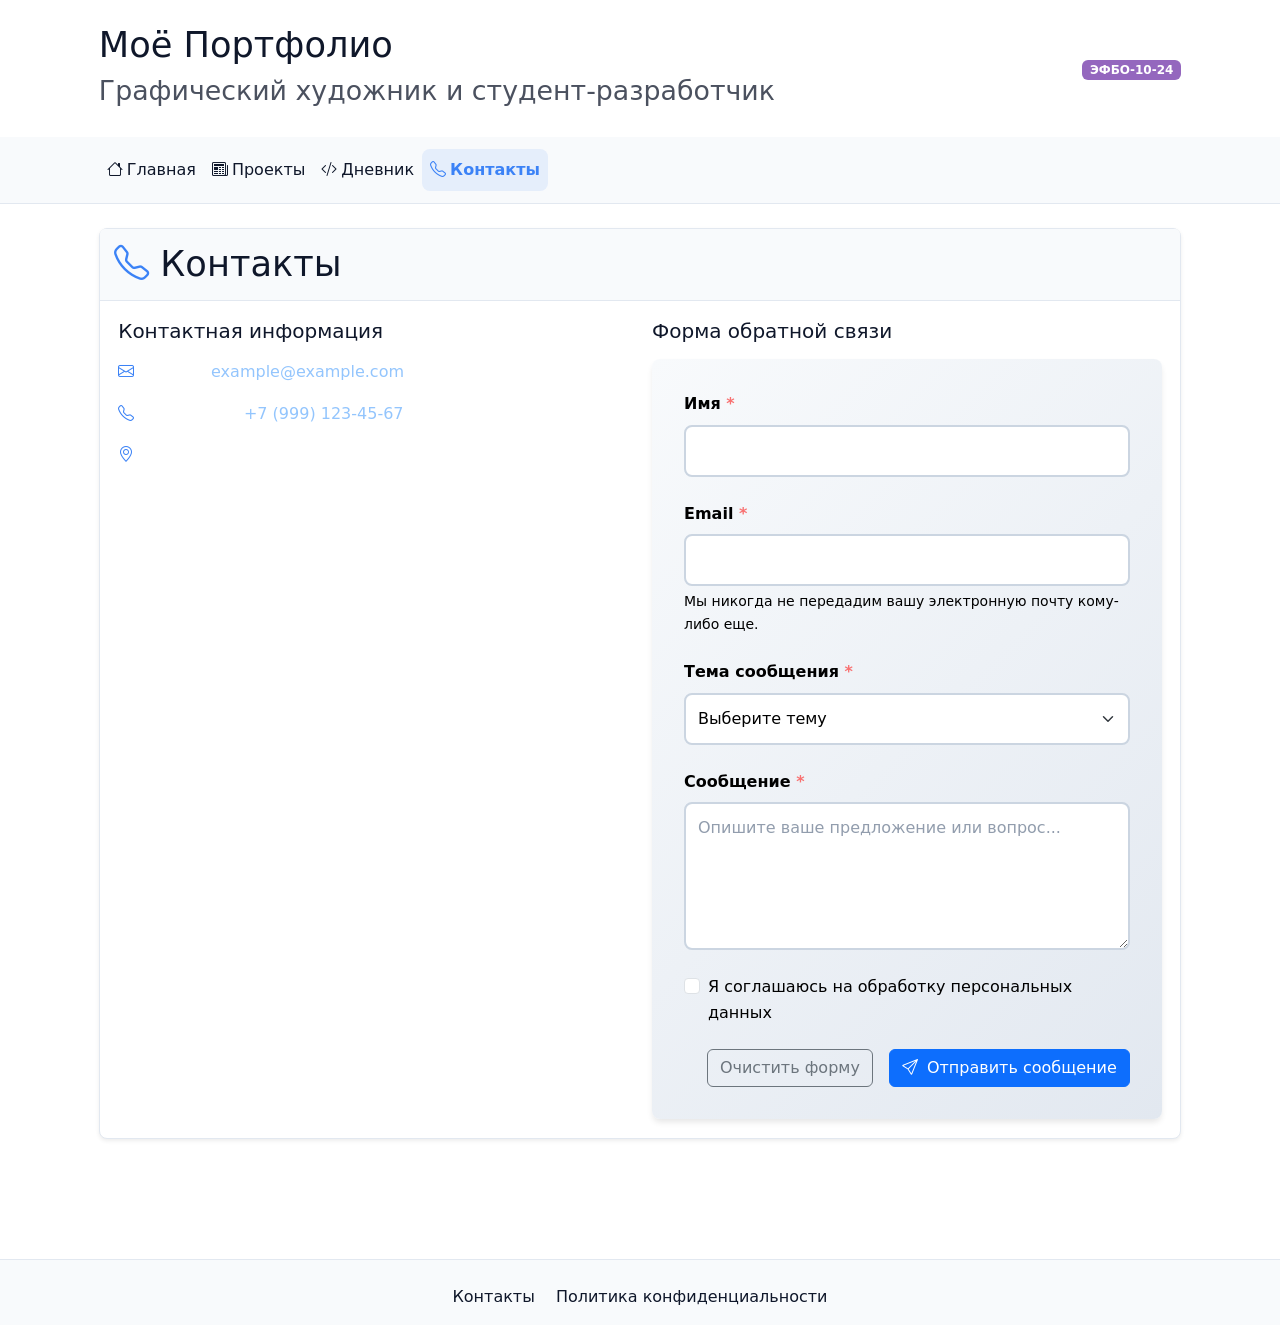
<file: contacts.html>
<!DOCTYPE html>
<html lang="ru">
<head>
    <meta charset="UTF-8">
    <meta name="viewport" content="width=device-width, initial-scale=1, viewport-fit=cover">
    <title>Контакты - Портфолио</title>
    <link href="https://cdn.jsdelivr.net/npm/bootstrap@5.3.2/dist/css/bootstrap.min.css" rel="stylesheet">
    <link rel="stylesheet" href="https://cdn.jsdelivr.net/npm/bootstrap-icons@1.11.1/font/bootstrap-icons.css">
    <link rel="icon" href="assets/favicon.ico" type="image/x-icon">
    <meta property="og:type" content="website">
    <meta property="og:title" content="Контакты - Портфолио">
    <meta property="og:description" content="Свяжитесь со мной для сотрудничества">
    <meta property="og:image" content="https://.../link-to-image.jpg">
    <link rel="stylesheet" href="styles.css">
    <style>
        .contact-form {
            background: linear-gradient(135deg, #f8fafc 0%, #e2e8f0 100%);
            border-radius: var(--radius);
            padding: 2rem;
            box-shadow: var(--shadow);
            color: #000000 !important;
        }
        
        .contact-form .form-label,
        .contact-form .form-text,
        .contact-form .form-check-label,
        .contact-form h3,
        .contact-form h4 {
            color: #000000 !important;
        }
        
        .contact-form .form-control,
        .contact-form .form-select {
            background-color: #ffffff !important;
            color: #000000 !important;
            border-color: #cbd5e1 !important;
        }
        
        .contact-form .form-control:focus,
        .contact-form .form-select:focus {
            background-color: #ffffff !important;
            color: #000000 !important;
            border-color: #3b82f6 !important;
            box-shadow: 0 0 0 0.2rem rgba(59, 130, 246, 0.25) !important;
        }
        
        .contact-form .form-control::placeholder {
            color: #64748b !important;
        }
        
        .required::after {
            content: " *";
            color: #dc3545;
        }
        
        .error-message {
            color: #dc3545 !important;
            font-size: 0.875rem;
            margin-top: 0.25rem;
            display: none;
        }
        
        .form-field {
            margin-bottom: 1.5rem;
        }
        
        .success-message {
            background: #d1e7dd;
            color: #0f5132 !important;
            padding: 1rem;
            border-radius: var(--radius);
            margin-top: 1rem;
            display: none;
        }
        
        .contact-info {
            color: #ffffff;
        }
        
        .contact-info a {
            color: #93c5fd !important;
        }
        
        .contact-info a:hover {
            color: #3b82f6 !important;
        }
        
        .card {
            background: var(--card-bg);
            color: var(--text-color);
        }
        
        .card-header {
            background: var(--header-bg) !important;
            color: var(--text-color) !important;
        }

        .visually-hidden {
            position: absolute !important;
            width: 1px !important;
            height: 1px !important;
            padding: 0 !important;
            margin: -1px !important;
            overflow: hidden !important;
            clip: rect(0, 0, 0, 0) !important;
            white-space: nowrap !important;
            border: 0 !important;
        }

        .nav-link {
            color: var(--text-color) !important;
        }

        .nav-link.active {
            color: #3b82f6 !important;
            font-weight: bold;
        }

        .btn:focus,
        .form-control:focus,
        .form-select:focus,
        .form-check-input:focus {
            outline: 3px solid #3b82f6 !important;
            outline-offset: 2px !important;
        }
    </style>
</head>
<body class="page">

    <a class="skip-link" href="#main">Перейти к основному содержимому</a>

    <div class="container-fluid p-0">
        <header class="header py-4" role="banner">  
            <div class="container"> 
                <div class="row align-items-center"> 
                    <div class="col"> 
                        <h1 class="h3 mb-1 section-title">Моё Портфолио</h1> 
                        <p class="mb-0 opacity-75 hero__greeting">Графический художник и студент-разработчик</p>
                    </div> 
                    <div class="col-auto"> 
                        <span class="badge indigo-light">ЭФБО-10-24</span> 
                    </div> 
                </div> 
            </div> 
        </header> 
    </div>
    
    <nav class="navbar navbar-expand-lg" aria-label="Основная навигация">
        <div class="container">
            <button class="navbar-toggler" type="button" data-bs-toggle="collapse" data-bs-target="#navbarNav"
                    aria-controls="navbarNav" aria-expanded="false" aria-label="Переключить навигацию">
                <span class="navbar-toggler-icon"></span>
            </button>
            <div class="collapse navbar-collapse" id="navbarNav">
                <ul class="navbar-nav" role="menubar">
                    <li class="nav-item" role="none">
                        <a class="nav-link" href="index.html" role="menuitem">
                            <i class="bi bi-house me-1" aria-hidden="true"></i>Главная
                        </a>
                    </li>
                    <li class="nav-item" role="none">
                        <a class="nav-link" href="projects.html" role="menuitem">
                            <i class="bi bi-newspaper me-1" aria-hidden="true"></i>Проекты
                        </a>
                    </li>
                    <li class="nav-item" role="none">
                        <a class="nav-link" href="diary.html" role="menuitem">
                            <i class="bi bi-code-slash me-1" aria-hidden="true"></i>Дневник
                        </a>
                    </li>
                    <li class="nav-item" role="none">
                        <a class="nav-link active" href="contacts.html" role="menuitem" aria-current="page">
                            <i class="bi bi-telephone me-1" aria-hidden="true"></i>Контакты
                        </a>
                    </li>
                </ul>
            </div>
        </div>
    </nav>

    <main id="main" class="container my-4" role="main">
        <section class="mb-5" aria-labelledby="contacts-heading">
            <div class="card shadow-sm">
                <div class="card-header">
                    <h2 id="contacts-heading" class="card-title h5 mb-0 section-title">
                        <i class="bi bi-telephone text-primary" aria-hidden="true"></i> 
                        Контакты
                    </h2>
                </div>
                <div class="card-body">
                    <div class="row">
                        <div class="col-md-6 mb-4">
                            <h3 class="h5 mb-3">Контактная информация</h3>
                            <div class="contact-info">
                                <div class="d-flex align-items-center mb-3">
                                    <i class="bi bi-envelope text-primary me-3" aria-hidden="true"></i>
                                    <div>
                                        <strong>Email:</strong>
                                        <a href="mailto:example@example.com" class="text-decoration-none">example@example.com</a>
                                    </div>
                                </div>
                                <div class="d-flex align-items-center mb-3">
                                    <i class="bi bi-telephone text-primary me-3" aria-hidden="true"></i>
                                    <div>
                                        <strong>Телефон:</strong>
                                        <a href="tel:+79991234567" class="text-decoration-none">+7 (999) 123-45-67</a>
                                    </div>
                                </div>
                                <div class="d-flex align-items-center mb-3">
                                    <i class="bi bi-geo-alt text-primary me-3" aria-hidden="true"></i>
                                    <div>
                                        <strong>Адрес:</strong>
                                        <span>г. Москва, ул. Примерная, д. 123</span>
                                    </div>
                                </div>
                            </div>
                        </div>
                        
                        <div class="col-md-6">
                            <h3 class="h5 mb-3" id="form-heading">Форма обратной связи</h3>
                            <form class="contact-form" id="contactForm" novalidate aria-labelledby="form-heading">
                                
                                <fieldset>
                                    <legend class="visually-hidden">Персональная информация</legend>
                                    
                                    <div class="form-field">
                                        <label for="name" class="form-label required">Имя</label>
                                        <input type="text" 
                                               class="form-control" 
                                               id="name" 
                                               name="name"
                                               required
                                               aria-required="true"
                                               aria-describedby="name-error">
                                        <div id="name-error" class="error-message" role="alert">
                                            Пожалуйста, введите ваше имя
                                        </div>
                                    </div>
                                    
                                    <div class="form-field">
                                        <label for="email" class="form-label required">Email</label>
                                        <input type="email" 
                                               class="form-control" 
                                               id="email" 
                                               name="email"
                                               required
                                               aria-required="true"
                                               aria-describedby="email-error email-hint">
                                        <div id="email-hint" class="form-text">
                                            Мы никогда не передадим вашу электронную почту кому-либо еще.
                                        </div>
                                        <div id="email-error" class="error-message" role="alert">
                                            Пожалуйста, введите корректный email адрес
                                        </div>
                                    </div>
                                </fieldset>
                                
                                <fieldset>
                                    <legend class="visually-hidden">Тема и сообщение</legend>
                                    
                                    <div class="form-field">
                                        <label for="subject" class="form-label required">Тема сообщения</label>
                                        <select class="form-select" 
                                                id="subject" 
                                                name="subject"
                                                required
                                                aria-required="true"
                                                aria-describedby="subject-error">
                                            <option value="">Выберите тему</option>
                                            <option value="collaboration">Сотрудничество</option>
                                            <option value="project">Обсуждение проекта</option>
                                            <option value="question">Вопрос</option>
                                            <option value="other">Другое</option>
                                        </select>
                                        <div id="subject-error" class="error-message" role="alert">
                                            Пожалуйста, выберите тему сообщения
                                        </div>
                                    </div>
                                    
                                    <div class="form-field">
                                        <label for="message" class="form-label required">Сообщение</label>
                                        <textarea class="form-control" 
                                                  id="message" 
                                                  name="message" 
                                                  rows="5"
                                                  required
                                                  aria-required="true"
                                                  aria-describedby="message-error"
                                                  placeholder="Опишите ваше предложение или вопрос..."></textarea>
                                        <div id="message-error" class="error-message" role="alert">
                                            Пожалуйста, введите ваше сообщение
                                        </div>
                                    </div>
                                </fieldset>
                                
                                <div class="form-field">
                                    <div class="form-check">
                                        <input class="form-check-input" 
                                               type="checkbox" 
                                               id="consent"
                                               required
                                               aria-required="true"
                                               aria-describedby="consent-error">
                                        <label class="form-check-label" for="consent">
                                            Я соглашаюсь на обработку персональных данных
                                        </label>
                                        <div id="consent-error" class="error-message" role="alert">
                                            Необходимо ваше согласие
                                        </div>
                                    </div>
                                </div>
                                
                                <div class="d-grid gap-2 d-md-flex justify-content-md-end">
                                    <button type="reset" class="btn btn-outline-secondary me-md-2">
                                        Очистить форму
                                    </button>
                                    <button type="submit" class="btn btn-primary">
                                        <i class="bi bi-send me-1" aria-hidden="true"></i>
                                        Отправить сообщение
                                    </button>
                                </div>
                                
                                <div id="success-message" class="success-message" role="alert" aria-live="polite" aria-atomic="true">
                                    <i class="bi bi-check-circle me-2" aria-hidden="true"></i>
                                    Ваше сообщение успешно отправлено! Я свяжусь с вами в ближайшее время.
                                </div>
                            </form>
                        </div>
                    </div>
                </div>
            </div>
        </section>
    </main>

    <footer class="footer py-4 mt-5" role="contentinfo">
        <div class="container">
            <div class="row align-items-center">
                <div class="text-md-center">
                    <a href="contacts.html" class="text-decoration-none me-3">Контакты</a>
                    <a href="#" class="text-decoration-none">Политика конфиденциальности</a>
                </div>
            </div>
        </div>
    </footer>

    <script src="https://cdn.jsdelivr.net/npm/bootstrap@5.3.2/dist/js/bootstrap.bundle.min.js"></script>
    <script>
        document.addEventListener('DOMContentLoaded', function() {
            const form = document.getElementById('contactForm');
            const successMessage = document.getElementById('success-message');
            
            // Валидация формы
            form.addEventListener('submit', function(event) {
                event.preventDefault();
                
                let isValid = true;
                const fields = form.querySelectorAll('[required]');
                
                // Скрываем все сообщения об ошибках
                document.querySelectorAll('.error-message').forEach(msg => {
                    msg.style.display = 'none';
                    msg.setAttribute('aria-hidden', 'true');
                });
                
                // Сбрасываем состояния полей
                fields.forEach(field => {
                    field.classList.remove('is-invalid');
                    field.setAttribute('aria-invalid', 'false');
                });
                
                // Проверяем каждое поле
                fields.forEach(field => {
                    if (!field.value.trim()) {
                        isValid = false;
                        field.classList.add('is-invalid');
                        field.setAttribute('aria-invalid', 'true');
                        
                        const errorId = field.id + '-error';
                        const errorElement = document.getElementById(errorId);
                        if (errorElement) {
                            errorElement.style.display = 'block';
                            errorElement.setAttribute('aria-hidden', 'false');
                        }
                    }
                    
                    // Специальная валидация для email
                    if (field.type === 'email' && field.value.trim()) {
                        const emailRegex = /^[^\s@]+@[^\s@]+\.[^\s@]+$/;
                        if (!emailRegex.test(field.value)) {
                            isValid = false;
                            field.classList.add('is-invalid');
                            field.setAttribute('aria-invalid', 'true');
                            
                            const errorElement = document.getElementById('email-error');
                            if (errorElement) {
                                errorElement.style.display = 'block';
                                errorElement.setAttribute('aria-hidden', 'false');
                            }
                        }
                    }
                });
                
                if (isValid) {
                    // Имитация отправки формы
                    successMessage.style.display = 'block';
                    successMessage.setAttribute('aria-hidden', 'false');
                    
                    // Сбрасываем форму
                    setTimeout(() => {
                        form.reset();
                        successMessage.style.display = 'none';
                        successMessage.setAttribute('aria-hidden', 'true');
                    }, 5000);
                }
            });
            
            // Обработка клавиши Escape для сброса фокуса
            document.addEventListener('keydown', function(event) {
                if (event.key === 'Escape') {
                    const activeElement = document.activeElement;
                    if (activeElement && (activeElement.tagName === 'INPUT' || activeElement.tagName === 'TEXTAREA' || activeElement.tagName === 'SELECT')) {
                        activeElement.blur();
                    }
                }
            });
            
            // Улучшение навигации для пользователей скринридеров
            const requiredLabels = document.querySelectorAll('.required');
            requiredLabels.forEach(label => {
                const field = document.getElementById(label.getAttribute('for'));
                if (field) {
                    field.setAttribute('aria-required', 'true');
                }
            });
        });
    </script>
</body>
</html>
</file>
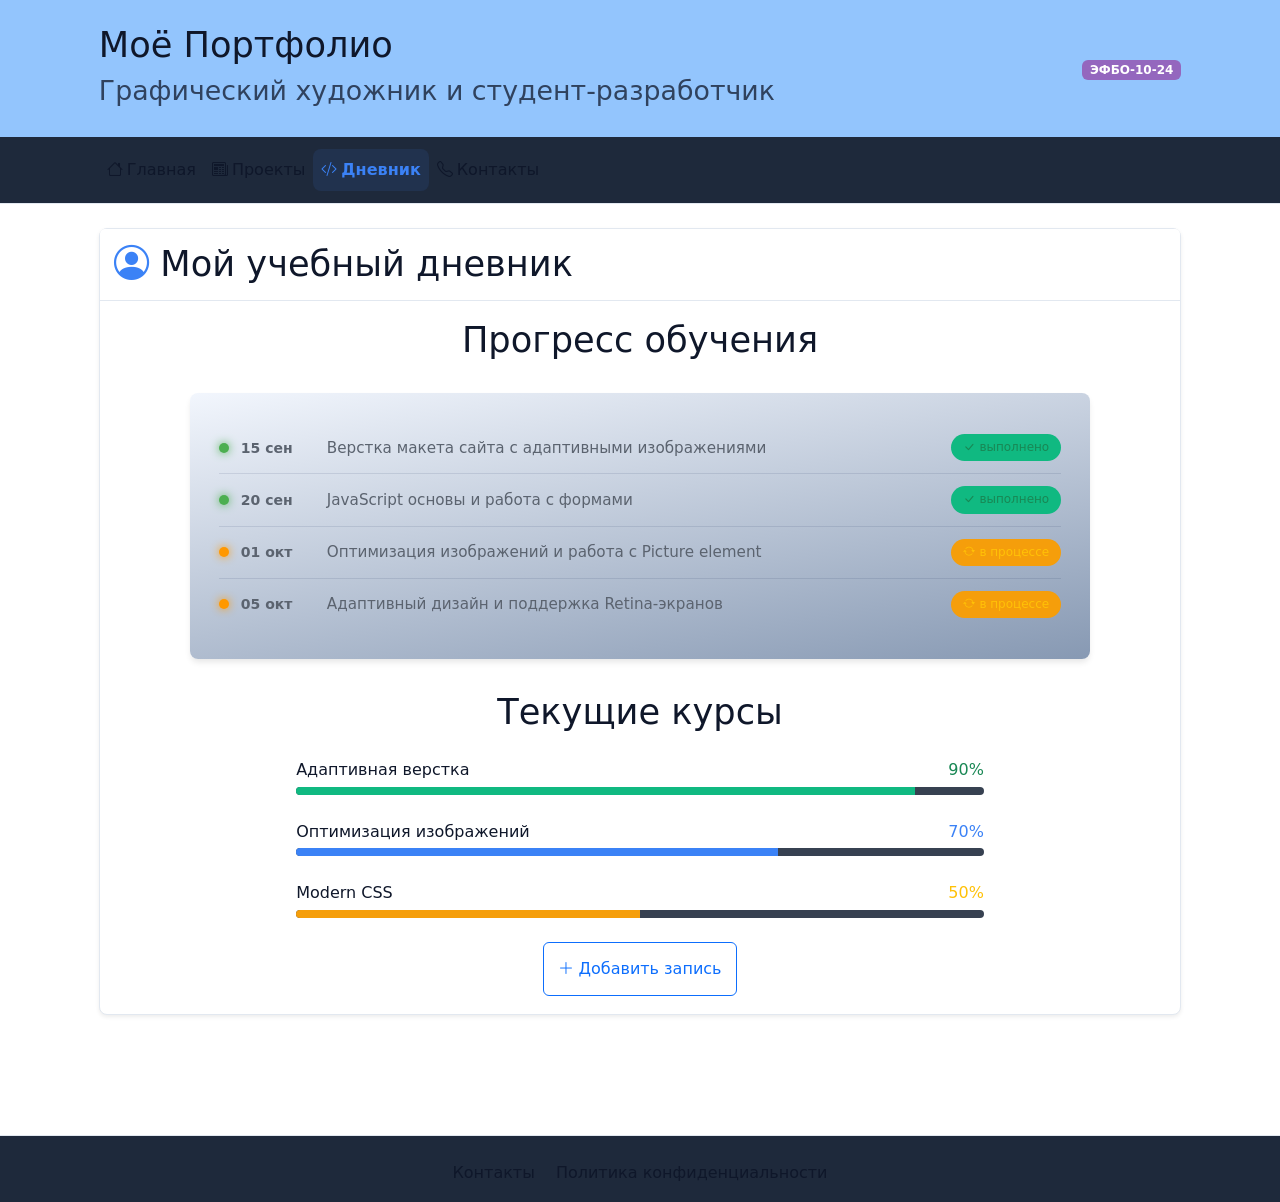
<file: diary.html>
<!DOCTYPE html>
<html lang="ru">
<head>
    <meta charset="UTF-8">
    <meta name="viewport" content="width=device-width, initial-scale=1, viewport-fit=cover">
    <title>Дневник - Портфолио</title>
    <link href="https://cdn.jsdelivr.net/npm/bootstrap@5.3.2/dist/css/bootstrap.min.css" rel="stylesheet">
    <link rel="stylesheet" href="https://cdn.jsdelivr.net/npm/bootstrap-icons@1.11.1/font/bootstrap-icons.css">
    <link rel="icon" href="assets/favicon.ico" type="image/x-icon">
    <meta property="og:type" content="website">
    <meta property="og:title" content="Дневник - Портфолио">
    <meta property="og:description" content="Учебный дневник и прогресс обучения">
    <meta property="og:image" content="https://.../link-to-image.jpg">
    <link rel="stylesheet" href="styles.css">
    <style>
        .progress-timeline {
            background: linear-gradient(350deg, #8799b3 0%, #f2f6fd 100%);
            border-radius: var(--radius);
            padding: clamp(1rem, calc(1rem + 1vw), 2.5rem);
            color: #5b636f;
            box-shadow: var(--shadow);
            width: 100%; 
            max-width: 900px;
            margin: 2rem auto;
            position: relative;
            overflow: hidden;
        }

        .timeline-item {
            display: flex;
            align-items: center;
            padding: 0.75rem 0;
            border-bottom: 1px solid rgba(4, 26, 71, 0.1);
        }

        .timeline-item:last-child {
            border-bottom: none;
        }

        .timeline-indicator {
            width: 10px;
            height: 10px;
            border-radius: 50%;
            margin-right: 12px;
            flex-shrink: 0;
        }

        .indicator-completed {
            background: #4caf50;
            box-shadow: 0 0 10px #4caf50;
        }

        .indicator-progress {
            background: #ff9800;
            box-shadow: 0 0 10px #ff9800;
            animation: pulse 2s infinite;
        }

        .timeline-date {
            min-width: 70px;
            font-weight: 600;
            font-size: 0.875rem;
            color: #5b636f;
        }

        .timeline-text {
            flex: 1;
            margin: 0 1rem;
            font-size: clamp(0.875rem, calc(0.8rem + 0.3vw), 0.95rem);
        }

        .status-badge {
            font-size: 0.75rem;
            padding: 0.25rem 0.75rem;
            border-radius: 20px;
            min-width: 90px;
            text-align: center;
        }

        @keyframes pulse {
            0%, 100% { opacity: 1; }
            50% { opacity: 0.6; }
        }

        @media (prefers-reduced-motion: reduce) {
            .indicator-progress {
                animation: none;
            }
        }

        .course-progress {
            margin-bottom: 1.5rem;
        }

        /* Адаптивность для мобильных */
        @media (max-width: 768px) {
            .timeline-item {
                flex-wrap: wrap;
                gap: 0.5rem;
            }
            
            .timeline-date {
                min-width: 60px;
                font-size: 0.8rem;
            }
            
            .timeline-text {
                margin: 0 0.5rem;
                flex-basis: calc(100% - 130px);
            }
            
            .status-badge {
                min-width: 80px;
                font-size: 0.7rem;
            }
        }

        @media (max-width: 480px) {
            .progress-timeline {
                padding: 1rem;
            }
            
            .timeline-item {
                padding: 0.5rem 0;
            }
            
            .timeline-text {
                flex-basis: 100%;
                margin: 0.25rem 0;
            }
            
            .status-badge {
                margin-left: 22px;
            }
        }
    </style>
</head>
<body class="page">

    <a class="skip-link" href="#main">Перейти к основному содержимому</a>

    <div class="container-fluid p-0">
        <header class="blue-300 text-white py-4">  
            <div class="container"> 
                <div class="row align-items-center"> 
                    <div class="col"> 
                        <h1 class="h3 mb-1 section-title">Моё Портфолио</h1> 
                        <p class="mb-0 opacity-75 hero__greeting">Графический художник и студент-разработчик</p>
                    </div> 
                    <div class="col-auto"> 
                        <span class="badge indigo-light text-light">ЭФБО-10-24</span> 
                    </div> 
                </div> 
            </div> 
        </header> 
    </div>
    
    <nav class="navbar navbar-expand-lg navbar-dark bg-dark">
        <div class="container">
            <button class="navbar-toggler" type="button" data-bs-toggle="collapse" data-bs-target="#navbarNav">
                <span class="navbar-toggler-icon"></span>
            </button>
            <div class="collapse navbar-collapse" id="navbarNav">
                <ul class="navbar-nav">
                    <li class="nav-item">
                        <a class="nav-link" href="index.html">
                            <i class="bi bi-house me-1"></i>Главная
                        </a>
                    </li>
                    <li class="nav-item">
                        <a class="nav-link" href="projects.html">
                            <i class="bi bi-newspaper me-1"></i>Проекты
                        </a>
                    </li>
                    <li class="nav-item">
                        <a class="nav-link active" href="diary.html">
                            <i class="bi bi-code-slash me-1"></i>Дневник
                        </a>
                    </li>
                    <li class="nav-item">
                        <a class="nav-link" href="contacts.html">
                            <i class="bi bi-telephone me-1"></i>Контакты
                        </a>
                    </li>
                </ul>
            </div>
        </div>
    </nav>

    <main id="main" class="container my-4">
        <section class="mb-5">
            <div class="card shadow-sm">
                <div class="card-header bg-light">
                    <h2 class="card-title h5 mb-0 section-title">
                        <i class="bi bi-person-circle text-primary"></i> 
                        Мой учебный дневник
                    </h2>
                </div>
                <div class="card-body">
                    <h3 class="h6 text-center text-dark mb-4 opacity-90 section-title">Прогресс обучения</h3>
                    
                    <div class="progress-timeline">
                        <div class="timeline-item">
                            <div class="timeline-indicator indicator-completed"></div>
                            <span class="timeline-date">15 сен</span>
                            <span class="timeline-text">Верстка макета сайта с адаптивными изображениями</span>
                            <span class="status-badge bg-success bg-opacity-25 text-success">
                                <i class="bi bi-check-lg me-1"></i>выполнено
                            </span>
                        </div>

                        <div class="timeline-item">
                            <div class="timeline-indicator indicator-completed"></div>
                            <span class="timeline-date">20 сен</span>
                            <span class="timeline-text">JavaScript основы и работа с формами</span>
                            <span class="status-badge bg-success bg-opacity-25 text-success">
                                <i class="bi bi-check-lg me-1"></i>выполнено
                            </span>
                        </div>

                        <div class="timeline-item">
                            <div class="timeline-indicator indicator-progress"></div>
                            <span class="timeline-date">01 окт</span>
                            <span class="timeline-text">Оптимизация изображений и работа с Picture element</span>
                            <span class="status-badge bg-warning bg-opacity-25 text-warning">
                                <i class="bi bi-arrow-repeat me-1"></i>в процессе
                            </span>
                        </div>

                        <div class="timeline-item">
                            <div class="timeline-indicator indicator-progress"></div>
                            <span class="timeline-date">05 окт</span>
                            <span class="timeline-text">Адаптивный дизайн и поддержка Retina-экранов</span>
                            <span class="status-badge bg-warning bg-opacity-25 text-warning">
                                <i class="bi bi-arrow-repeat me-1"></i>в процессе
                            </span>
                        </div>
                    </div>

                    <h3 class="h6 text-center text-dark mb-4 opacity-90 section-title">Текущие курсы</h3>

                    <div class="row">
                        <div class="col-md-8 mx-auto">
                            <div class="course-progress">
                                <div class="d-flex justify-content-between mb-1">
                                    <span class="fw-medium">Адаптивная верстка</span>
                                    <span class="text-success">90%</span>
                                </div>
                                <div class="progress" style="height: 8px;">
                                    <div class="progress-bar bg-success" role="progressbar" style="width: 90%" aria-valuenow="90" aria-valuemin="0" aria-valuemax="100"></div>
                                </div>
                            </div>
                            
                            <div class="course-progress">
                                <div class="d-flex justify-content-between mb-1">
                                    <span class="fw-medium">Оптимизация изображений</span>
                                    <span class="text-primary">70%</span>
                                </div>
                                <div class="progress" style="height: 8px;">
                                    <div class="progress-bar bg-primary" role="progressbar" style="width: 70%" aria-valuenow="70" aria-valuemin="0" aria-valuemax="100"></div>
                                </div>
                            </div>
                            
                            <div class="course-progress">
                                <div class="d-flex justify-content-between mb-1">
                                    <span class="fw-medium">Modern CSS</span>
                                    <span class="text-warning">50%</span>
                                </div>
                                <div class="progress" style="height: 8px;">
                                    <div class="progress-bar bg-warning" role="progressbar" style="width: 50%" aria-valuenow="50" aria-valuemin="0" aria-valuemax="100"></div>
                                </div>
                            </div>

                            <div class="text-center mt-4">
                                <button class="btn btn-outline-primary btn-accessible" data-bs-toggle="modal" data-bs-target="#addSkillModal">
                                    <i class="bi bi-plus-lg me-1"></i>Добавить запись
                                </button>
                            </div>
                        </div>                  
                    </div>
                </div>
            </div>
        </section>
    </main>

    <footer class="bg-dark text-white py-4 mt-5 footer">
        <div class="container">
            <div class="row align-items-center">
                <div class="text-md-center">
                    <a href="contacts.html" class="text-white text-decoration-none me-3">Контакты</a>
                    <a href="#" class="text-white text-decoration-none">Политика конфиденциальности</a>
                </div>
            </div>
        </div>
    </footer>

    <!-- Модальное окно для добавления записи -->
    <div class="modal fade" id="addSkillModal" tabindex="-1" aria-labelledby="addSkillModalLabel" aria-hidden="true">
        <div class="modal-dialog">
            <div class="modal-content">
                <div class="modal-header">
                    <h2 class="modal-title h5 section-title" id="addSkillModalLabel">Добавить новую запись</h2>
                    <button type="button" class="btn-close" data-bs-dismiss="modal" aria-label="Закрыть"></button>
                </div>
                <div class="modal-body">
                    <form>
                        <div class="mb-3">
                            <label for="courseName" class="form-label">Название курса/задачи</label>
                            <input type="text" class="form-control" id="courseName" placeholder="Введите название" required>
                        </div>
                        <div class="mb-3">
                            <label for="progressValue" class="form-label">Прогресс (%)</label>
                            <input type="range" class="form-range" id="progressValue" min="0" max="100" step="5">
                            <div class="form-text text-end" id="progressValueText">50%</div>
                        </div>
                        <div class="mb-3">
                            <label for="statusSelect" class="form-label">Статус</label>
                            <select class="form-select" id="statusSelect">
                                <option value="completed">Выполнено</option>
                                <option value="in-progress">В процессе</option>
                                <option value="planned">Запланировано</option>
                            </select>
                        </div>
                    </form>
                </div>
                <div class="modal-footer">
                    <button type="button" class="btn btn-secondary" data-bs-dismiss="modal">Отмена</button>
                    <button type="button" class="btn btn-primary">Сохранить</button>
                </div>
            </div>
        </div>
    </div>

    <script src="https://cdn.jsdelivr.net/npm/bootstrap@5.3.2/dist/js/bootstrap.bundle.min.js"></script>
    <script>
        document.addEventListener('DOMContentLoaded', function() {
            const progressRange = document.getElementById('progressValue');
            const progressText = document.getElementById('progressValueText');
            
            if (progressRange && progressText) {
                progressRange.addEventListener('input', function() {
                    progressText.textContent = this.value + '%';
                });
            }

            const reducedMotion = window.matchMedia('(prefers-reduced-motion: reduce)');
            if (reducedMotion.matches) {
                document.querySelectorAll('.indicator-progress').forEach(element => {
                    element.style.animation = 'none';
                });
            }
        });
    </script>
</body>
</html>
</file>
<file: styles.css>
:root {
    color-scheme: dark;
    --indigo-color: #9467be;
    --blue-color: #93c5fd;
    --space-md: 1rem;
    --space-lg: 1.5rem;
    --space-2xl: 3rem;
    --gutter: 1.5rem;
    --side: 1rem;
    --icon: 20px;
    --gap: 0.5rem;
    --primary-color: #3b82f6;
    --text-color: #ffffff;
    --text-light: #e2e8f0;
    --bg-color: #0f172a;
    --border-color: #334155;
    --shadow: 0 4px 6px -1px rgb(255 255 255 / 0.1);
    --radius: 8px;
    --transition: all 0.3s ease;
    --card-bg: #1e293b;
    --header-bg: #1e293b;
    --footer-bg: #1e293b;
    --focus-color: #60a5fa;
    --error-color: #f87171;
    --success-color: #4ade80;
}

html, body { 
    height: 100%; 
    margin: 0;
    padding: 0;
}

body {
    font: 16px/1.6 system-ui, -apple-system, "Segoe UI", Roboto, Arial, sans-serif;
    background: var(--bg-color);
    color: var(--text-color);
}

:focus-visible {
    outline: 3px solid var(--focus-color) !important;
    outline-offset: 2px !important;
}

.btn:focus-visible,
.form-control:focus-visible,
.form-select:focus-visible,
.form-check-input:focus-visible {
    border-color: var(--focus-color);
    box-shadow: 0 0 0 0.2rem rgba(96, 165, 250, 0.25);
}

.is-invalid {
    border-color: var(--error-color) !important;
}

.is-invalid:focus {
    box-shadow: 0 0 0 0.2rem rgba(248, 113, 113, 0.25) !important;
}

.responsive-image {
    width: 100%;
    height: auto;
    display: block;
    border-radius: var(--radius);
}

.retina-image {
    width: 100px;
    height: 100px;
    display: block;
    margin: 0 auto;
}

.object-fit-cover {
    object-fit: cover;
}

.object-fit-contain {
    object-fit: contain;
    background: #374151;
}

.object-fit-fill {
    object-fit: fill;
}

.gallery {
    display: grid;
    grid-template-columns: repeat(4, 1fr);
    gap: 1rem;
    margin-bottom: 1.5rem;
}

.gallery__item {
    overflow: hidden;
    border-radius: var(--radius);
}

.gallery__image {
    width: 100%;
    height: 200px;
    object-fit: cover;
    transition: var(--transition);
}

.gallery__image:hover {
    transform: scale(1.05);
}

.container-fluid,
.container {
    padding-inline: clamp(var(--side), calc(var(--side) + 1vw), 2rem);
}

.full-bleed {
    margin-inline: calc(50% - 50vw);
    padding-inline: calc(50vw - 50%);
    background: linear-gradient(135deg, var(--indigo-color), var(--blue-color));
    color: #ffffff;
}

.full-bleed .container {
    padding-inline: clamp(var(--side), calc(var(--side) + 1vw), 2rem);
}

.visually-hidden { 
    position: absolute !important; 
    width: 1px !important; 
    height: 1px !important; 
    padding: 0 !important; 
    margin: -1px !important; 
    overflow: hidden !important; 
    clip: rect(0, 0, 0, 0) !important; 
    white-space: nowrap !important; 
    border: 0 !important; 
}

.skip-link { 
    position: absolute; 
    left: 1rem; 
    top: -100%; 
    z-index: 10000; 
    padding: .5rem .75rem; 
    background: #1e293b; 
    color: #ffffff; 
    border-radius: .5rem; 
    text-decoration: none; 
    font-weight: 600;
    border: 2px solid var(--focus-color);
}

.skip-link:focus, 
.skip-link:focus-visible { 
    top: 1rem; 
}

@media (prefers-contrast: more) { 
    .btn, .nav-link { 
        box-shadow: inset 0 0 0 2px #ffffff !important; 
        border-width: 2px !important;
    } 
    
    .card {
        border: 2px solid var(--border-color) !important;
    }
}

@media (prefers-reduced-motion: reduce) { 
    * { 
        animation: none !important; 
        transition: none !important; 
    } 
    
    .gallery__image:hover {
        transform: none;
    }
    
    .jumping:hover {
        transform: none;
    }
}

@media (pointer: coarse) { 
    a, button, .nav-link { 
        min-height: 44px; 
        padding: .75rem 1rem !important; 
    } 
    
    .form-control,
    .form-select {
        min-height: 44px;
        font-size: 16px;
    }
}

.page { 
    min-height: 100vh;
    min-height: 100svh;
    min-height: 100dvh; 
    display: flex; 
    flex-direction: column; 
}

main { 
    flex: 1; 
    padding-inline: clamp(1rem, 0.5rem + 1vw, 2rem);
}

.navbar {
    position: sticky !important;
    top: 0 !important;
    padding-top: calc(.75rem + env(safe-area-inset-top)) !important;
    padding-bottom: .75rem !important;
    padding-left: calc(var(--space-md, 1rem) + env(safe-area-inset-left)) !important;
    padding-right: calc(var(--space-md, 1rem) + env(safe-area-inset-right)) !important;
    z-index: 100;
    isolation: isolate;
    background-color: var(--header-bg) !important;
    border-bottom: 1px solid var(--border-color);
}

.navbar-nav .nav-link {
    color: var(--text-color) !important;
    transition: all 0.2s ease;
}

.navbar-nav .nav-link.active {
    color: var(--primary-color) !important;
    font-weight: 600;
    background-color: rgba(59, 130, 246, 0.1);
    border-radius: var(--radius);
}

.navbar-nav .nav-link:focus {
    outline: 2px solid var(--focus-color);
    outline-offset: 2px;
}

.indigo-light {
    background-color: var(--indigo-color) !important;
    color: #ffffff !important;
}

.blue-300 {
    background-color: var(--blue-color) !important;
    color: #0f172a !important;
}

.hero__photo {
    width: clamp(150px, 20vw, 200px);    
    height: auto; 
    border-radius: 50%; 
    object-fit: cover; 
    box-shadow: var(--shadow);
}

.hero__image {
    display: block;
    margin: 0 auto;
}

.projects-container { 
    display: grid; 
    grid-template-columns: repeat(auto-fit, minmax(18rem, 1fr)); 
    gap: var(--gutter);
    margin-block: var(--space-2xl, 3rem);
}

.card { 
    background: var(--card-bg); 
    border-radius: var(--radius); 
    box-shadow: var(--shadow); 
    transition: transform .2s ease, box-shadow .2s ease; 
    min-width: 0; 
    border: 1px solid var(--border-color);
    color: var(--text-color);
}

.card:hover { 
    transform: translateY(-4px); 
}

.card-body {
    padding: clamp(1rem, calc(0.75rem + 0.5vw), 1.5rem);
}

.card-header {
    padding: clamp(0.75rem, calc(0.5rem + 0.5vw), 1.25rem);
    background: var(--header-bg) !important;
    border-bottom: 1px solid var(--border-color);
    color: var(--text-color);
}

.card-title, 
.card-description { 
    overflow-wrap: anywhere; 
    color: var(--text-color);
}

.section-title { 
    font-size: clamp(1.5rem, calc(1rem + 1.5vw), 2.25rem) !important; 
    color: var(--text-color) !important;
}

.hero__greeting { 
    font-size: clamp(1.25rem, calc(0.875rem + 1vw), 1.75rem) !important; 
    color: var(--text-color) !important;
}

.card-title {
    font-size: clamp(1.125rem, calc(1rem + 0.5vw), 1.375rem);
    color: var(--text-color);
}

.prose {
    max-width: 65ch;
    color: var(--text-color);
}

.btn-accessible {
    padding-block: max(.5rem, calc((44px - 1em)/2)) !important;
    padding-inline: clamp(0.75rem, calc(0.5rem + 0.5vw), 1.25rem);
}

.form-label {
    font-weight: 600;
    margin-bottom: 0.5rem;
    color: var(--text-color);
}

.form-label.required::after {
    content: " *";
    color: var(--error-color);
}

.form-control,
.form-select {
    border: 2px solid var(--border-color);
    padding: 0.75rem;
    border-radius: var(--radius);
    transition: all 0.2s ease;
    background-color: #1e293b;
    color: var(--text-color);
}

.form-control:focus,
.form-select:focus {
    border-color: var(--primary-color);
    box-shadow: 0 0 0 0.2rem rgba(59, 130, 246, 0.25);
    background-color: #1e293b;
    color: var(--text-color);
}

.form-control::placeholder {
    color: var(--text-light);
    opacity: 0.7;
}

.footer { 
    padding-bottom: calc(1rem + env(safe-area-inset-bottom)) !important; 
    padding-top: clamp(1rem, calc(0.75rem + 0.5vw), 1.5rem);
    background-color: var(--footer-bg) !important;
    color: var(--text-color) !important;
    border-top: 1px solid var(--border-color);
}

.footer a {
    color: var(--text-color) !important;
}

.footer a:hover {
    color: var(--primary-color) !important;
}

.jumping {
    transition: transform 0.2s ease;
}

.jumping:hover {
    transform: translateY(-2px);
}

@media (max-width: 768px) {
    .projects-container {
        grid-template-columns: 1fr;
        gap: 1rem;
    }
    
    .hero__photo {
        width: 150px;
    }
    
    .gallery {
        grid-template-columns: repeat(2, 1fr);
    }
    
    .gallery__image {
        height: 150px;
    }
    
    .contact-form {
        padding: 1rem;
    }
}

@media (max-width: 480px) {
    .gallery {
        grid-template-columns: 1fr;
    }
    
    .hero__photo {
        width: 120px;
    }
    
    .btn {
        width: 100%;
        margin-bottom: 0.5rem;
    }
}

@media (prefers-contrast: high) {
    :root {
        --text-color: #ffffff;
        --border-color: #ffffff;
        --primary-color: #60a5fa;
    }
    
    .card {
        border: 2px solid var(--border-color);
    }
    
    .btn {
        border: 2px solid currentColor;
    }
}

@media (prefers-color-scheme: light) {
    :root {
        --text-color: #0f172a;
        --text-light: #475569;
        --bg-color: #ffffff;
        --border-color: #e2e8f0;
        --card-bg: #ffffff;
        --header-bg: #f8fafc;
        --footer-bg: #f8fafc;
        --shadow: 0 4px 6px -1px rgb(0 0 0 / 0.1);
    }
    
    .form-control,
    .form-select {
        background-color: #ffffff;
        color: #0f172a;
    }
    
    .skip-link {
        background: #ffffff;
        color: #0f172a;
        border: 2px solid #0f172a;
    }
}

.text-muted {
    color: var(--text-light) !important;
}

.text-primary {
    color: var(--primary-color) !important;
}

.text-white {
    color: #ffffff !important;
}

.bg-light {
    background-color: var(--card-bg) !important;
    color: var(--text-color) !important;
}

.bg-dark {
    background-color: #1e293b !important;
    color: #ffffff !important;
}

.progress {
    background-color: #374151;
}

.progress-bar {
    background-color: var(--primary-color);
}

.badge {
    color: #ffffff !important;
}

.bg-secondary {
    background-color: #6b7280 !important;
}

.bg-primary {
    background-color: var(--primary-color) !important;
}

.bg-info {
    background-color: #0ea5e9 !important;
}

.bg-warning {
    background-color: #f59e0b !important;
}

.bg-danger {
    background-color: #ef4444 !important;
}

.bg-success {
    background-color: #10b981 !important;
}

.table {
    color: var(--text-color);
}

.modal-content {
    background-color: var(--card-bg);
    color: var(--text-color);
}

.modal-header,
.modal-footer {
    border-color: var(--border-color);
}

.btn-close {
    filter: invert(1);
}

.navbar-toggler {
    background-color: #4ad7de;
}
</file>
